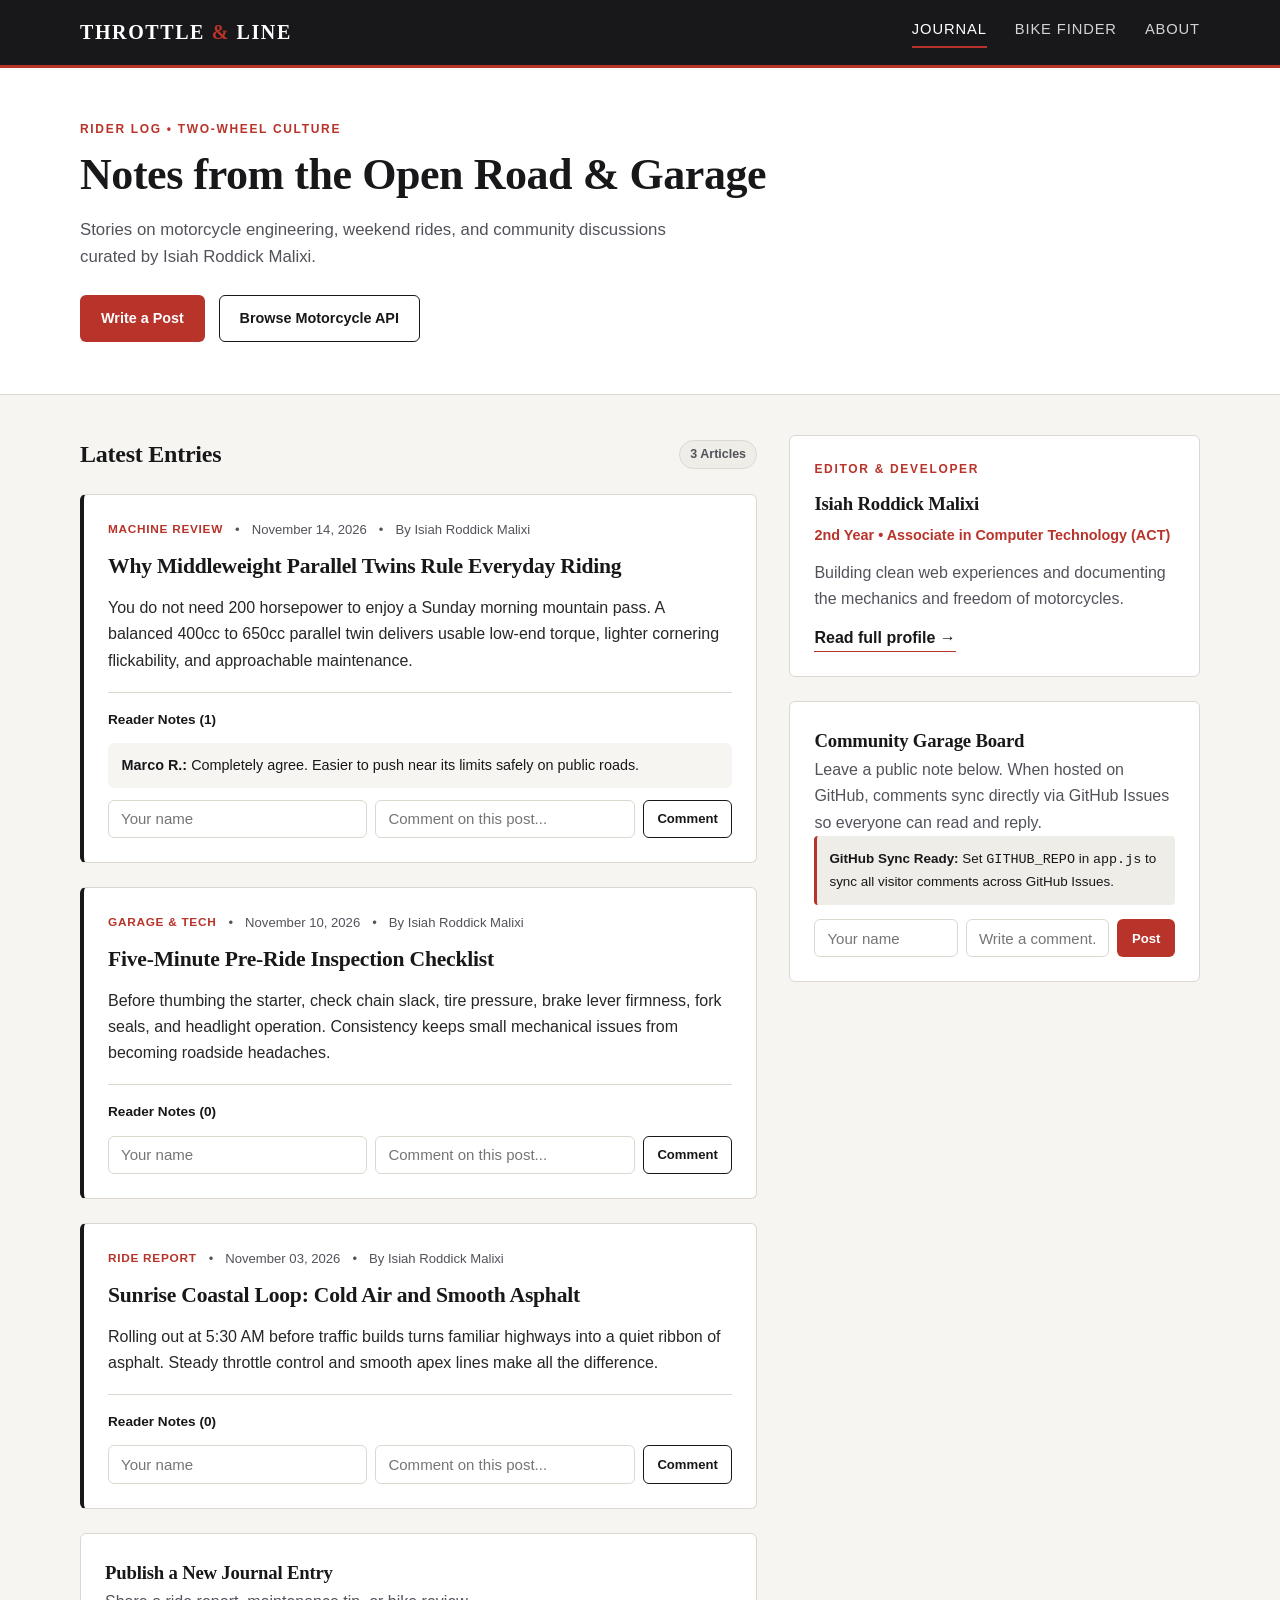
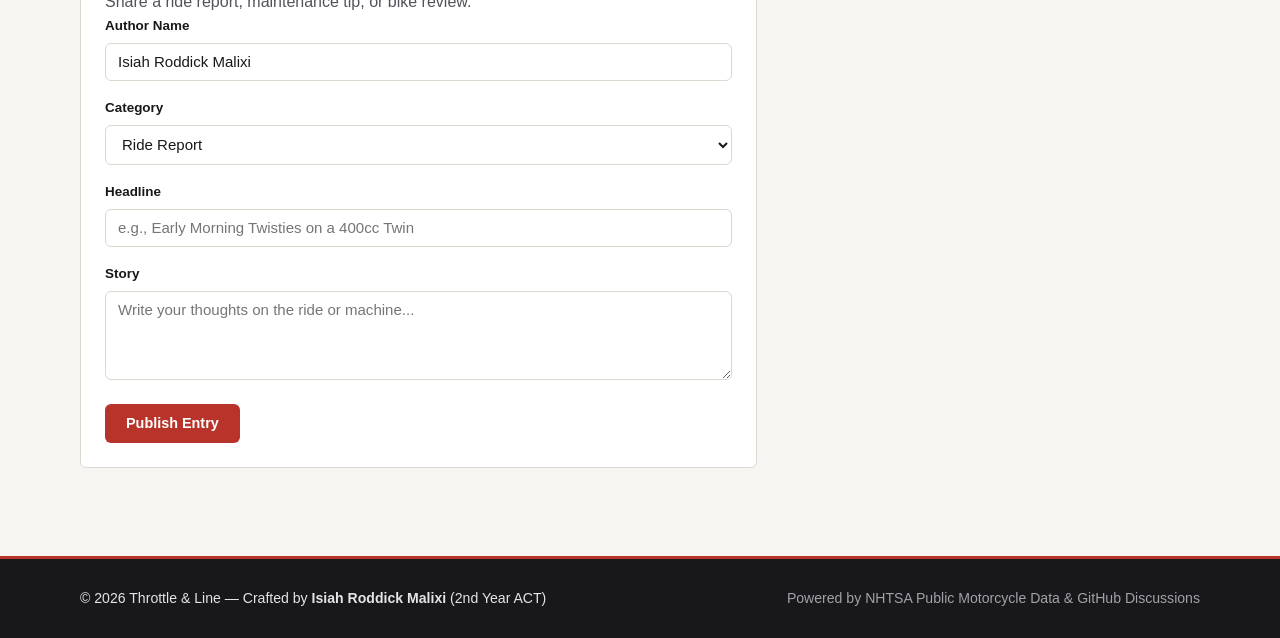
<file: index.html>
<!DOCTYPE html>
<html lang="en">
<head>
  <meta charset="UTF-8">
  <meta name="viewport" content="width=device-width, initial-scale=1.0">
  <title>Throttle &amp; Line | Motorcycle Journal</title>
  <link rel="stylesheet" href="style.css">
</head>
<body>
  <header class="site-header">
    <div class="container nav-wrap">
      <a href="index.html" class="brand">THROTTLE <span>&amp;</span> LINE</a>
      <nav class="site-nav">
        <a href="index.html" class="active">Journal</a>
        <a href="catalog.html">Bike Finder</a>
        <a href="about.html">About</a>
      </nav>
    </div>
  </header>

  <section class="hero">
    <div class="container">
      <p class="eyebrow">RIDER LOG &bull; TWO-WHEEL CULTURE</p>
      <h1>Notes from the Open Road &amp; Garage</h1>
      <p class="hero-sub">Stories on motorcycle engineering, weekend rides, and community discussions curated by Isiah Roddick Malixi.</p>
      <div class="hero-actions">
        <a href="#new-post" class="btn btn-primary">Write a Post</a>
        <a href="catalog.html" class="btn btn-outline">Browse Motorcycle API</a>
      </div>
    </div>
  </section>

  <main class="container main-grid">
    <section class="feed-section">
      <div class="section-head">
        <h2>Latest Entries</h2>
        <span class="badge" id="post-count">3 Articles</span>
      </div>

      <div id="posts-container" class="posts-list"></div>

      <div class="card composer-card" id="new-post">
        <h3>Publish a New Journal Entry</h3>
        <p class="muted">Share a ride report, maintenance tip, or bike review.</p>
        <form id="post-form" class="stack-form">
          <div class="form-row">
            <label for="post-author">Author Name</label>
            <input type="text" id="post-author" value="Isiah Roddick Malixi" required>
          </div>
          <div class="form-row">
            <label for="post-category">Category</label>
            <select id="post-category">
              <option value="Ride Report">Ride Report</option>
              <option value="Machine Review">Machine Review</option>
              <option value="Garage &amp; Tech">Garage &amp; Tech</option>
            </select>
          </div>
          <div class="form-row">
            <label for="post-title">Headline</label>
            <input type="text" id="post-title" placeholder="e.g., Early Morning Twisties on a 400cc Twin" required>
          </div>
          <div class="form-row">
            <label for="post-body">Story</label>
            <textarea id="post-body" rows="4" placeholder="Write your thoughts on the ride or machine..." required></textarea>
          </div>
          <button type="submit" class="btn btn-primary">Publish Entry</button>
        </form>
      </div>
    </section>

    <aside class="sidebar">
      <div class="card author-card">
        <p class="eyebrow">EDITOR &amp; DEVELOPER</p>
        <h3>Isiah Roddick Malixi</h3>
        <p class="role-tag">2nd Year &bull; Associate in Computer Technology (ACT)</p>
        <p class="muted">Building clean web experiences and documenting the mechanics and freedom of motorcycles.</p>
        <a href="about.html" class="text-link">Read full profile &rarr;</a>
      </div>

      <div class="card discussion-card">
        <h3>Community Garage Board</h3>
        <p class="muted">Leave a public note below. When hosted on GitHub, comments sync directly via GitHub Issues so everyone can read and reply.</p>
        <div id="github-comments-container" data-topic="journal-general"></div>
      </div>
    </aside>
  </main>

  <footer class="site-footer">
    <div class="container footer-inner">
      <p>&copy; 2026 Throttle &amp; Line &mdash; Crafted by <strong>Isiah Roddick Malixi</strong> (2nd Year ACT)</p>
      <p class="muted">Powered by NHTSA Public Motorcycle Data &amp; GitHub Discussions</p>
    </div>
  </footer>

  <script src="app.js"></script>
</body>
</html>
</file>
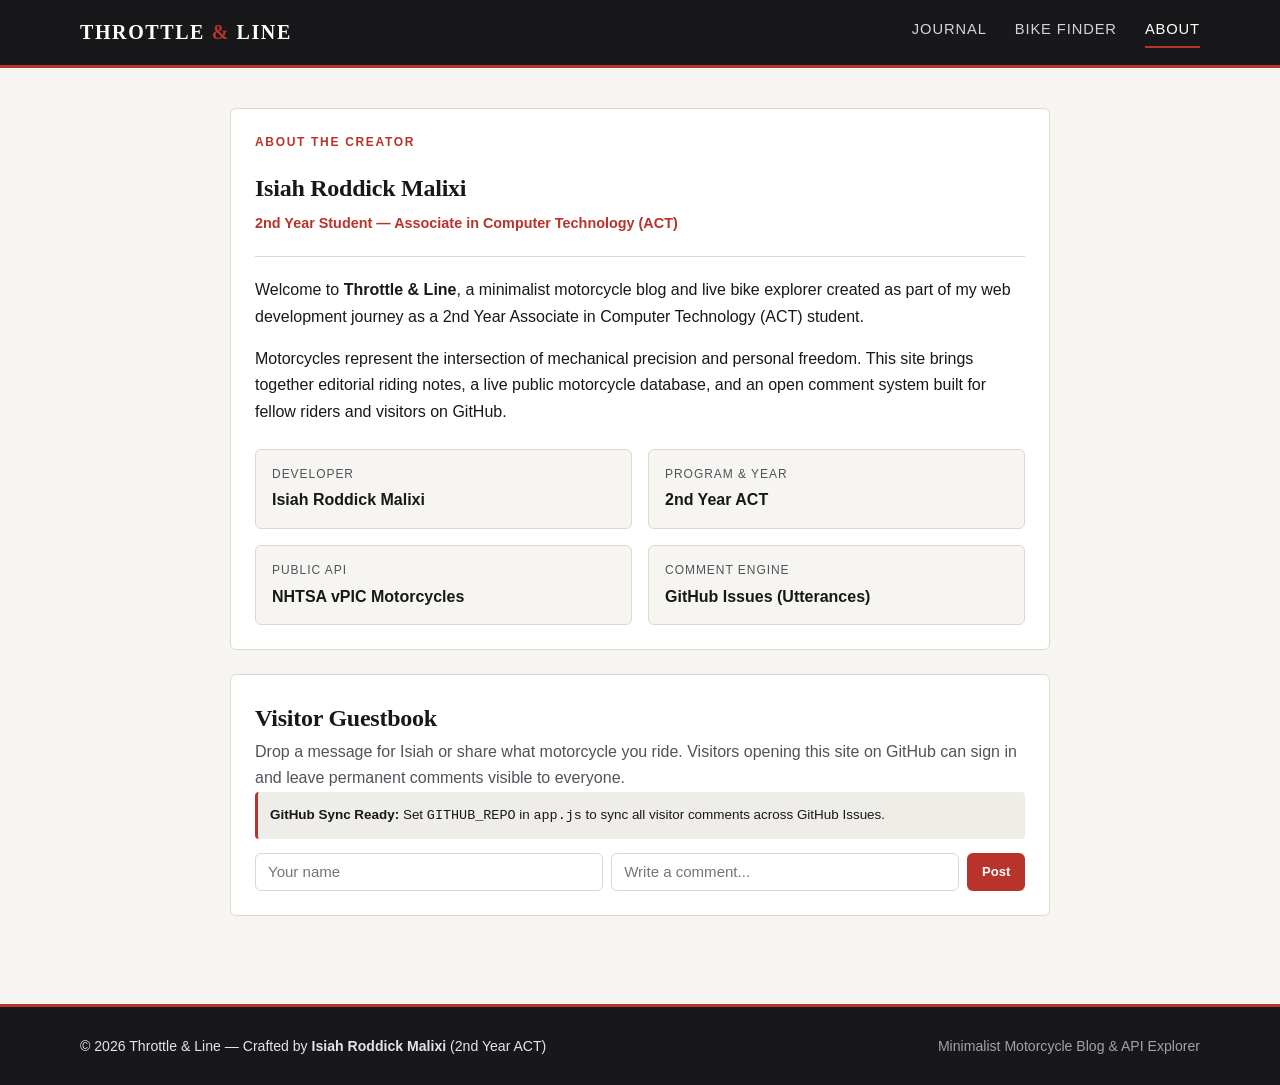
<file: about.html>
<!DOCTYPE html>
<html lang="en">
<head>
  <meta charset="UTF-8">
  <meta name="viewport" content="width=device-width, initial-scale=1.0">
  <title>About | Throttle &amp; Line</title>
  <link rel="stylesheet" href="style.css">
</head>
<body>
  <header class="site-header">
    <div class="container nav-wrap">
      <a href="index.html" class="brand">THROTTLE <span>&amp;</span> LINE</a>
      <nav class="site-nav">
        <a href="index.html">Journal</a>
        <a href="catalog.html">Bike Finder</a>
        <a href="about.html" class="active">About</a>
      </nav>
    </div>
  </header>

  <main class="container about-container">
    <section class="card about-hero-card">
      <p class="eyebrow">ABOUT THE CREATOR</p>
      <h1>Isiah Roddick Malixi</h1>
      <p class="role-tag">2nd Year Student &mdash; Associate in Computer Technology (ACT)</p>
      <hr class="divider">
      <p>Welcome to <strong>Throttle &amp; Line</strong>, a minimalist motorcycle blog and live bike explorer created as part of my web development journey as a 2nd Year Associate in Computer Technology (ACT) student.</p>
      <p>Motorcycles represent the intersection of mechanical precision and personal freedom. This site brings together editorial riding notes, a live public motorcycle database, and an open comment system built for fellow riders and visitors on GitHub.</p>

      <div class="info-grid">
        <div class="info-tile">
          <span class="tile-label">Developer</span>
          <strong>Isiah Roddick Malixi</strong>
        </div>
        <div class="info-tile">
          <span class="tile-label">Program &amp; Year</span>
          <strong>2nd Year ACT</strong>
        </div>
        <div class="info-tile">
          <span class="tile-label">Public API</span>
          <strong>NHTSA vPIC Motorcycles</strong>
        </div>
        <div class="info-tile">
          <span class="tile-label">Comment Engine</span>
          <strong>GitHub Issues (Utterances)</strong>
        </div>
      </div>
    </section>

    <section class="card">
      <h2>Visitor Guestbook</h2>
      <p class="muted">Drop a message for Isiah or share what motorcycle you ride. Visitors opening this site on GitHub can sign in and leave permanent comments visible to everyone.</p>
      <div id="github-comments-container" data-topic="about-guestbook"></div>
    </section>
  </main>

  <footer class="site-footer">
    <div class="container footer-inner">
      <p>&copy; 2026 Throttle &amp; Line &mdash; Crafted by <strong>Isiah Roddick Malixi</strong> (2nd Year ACT)</p>
      <p class="muted">Minimalist Motorcycle Blog &amp; API Explorer</p>
    </div>
  </footer>

  <script src="app.js"></script>
</body>
</html>
</file>
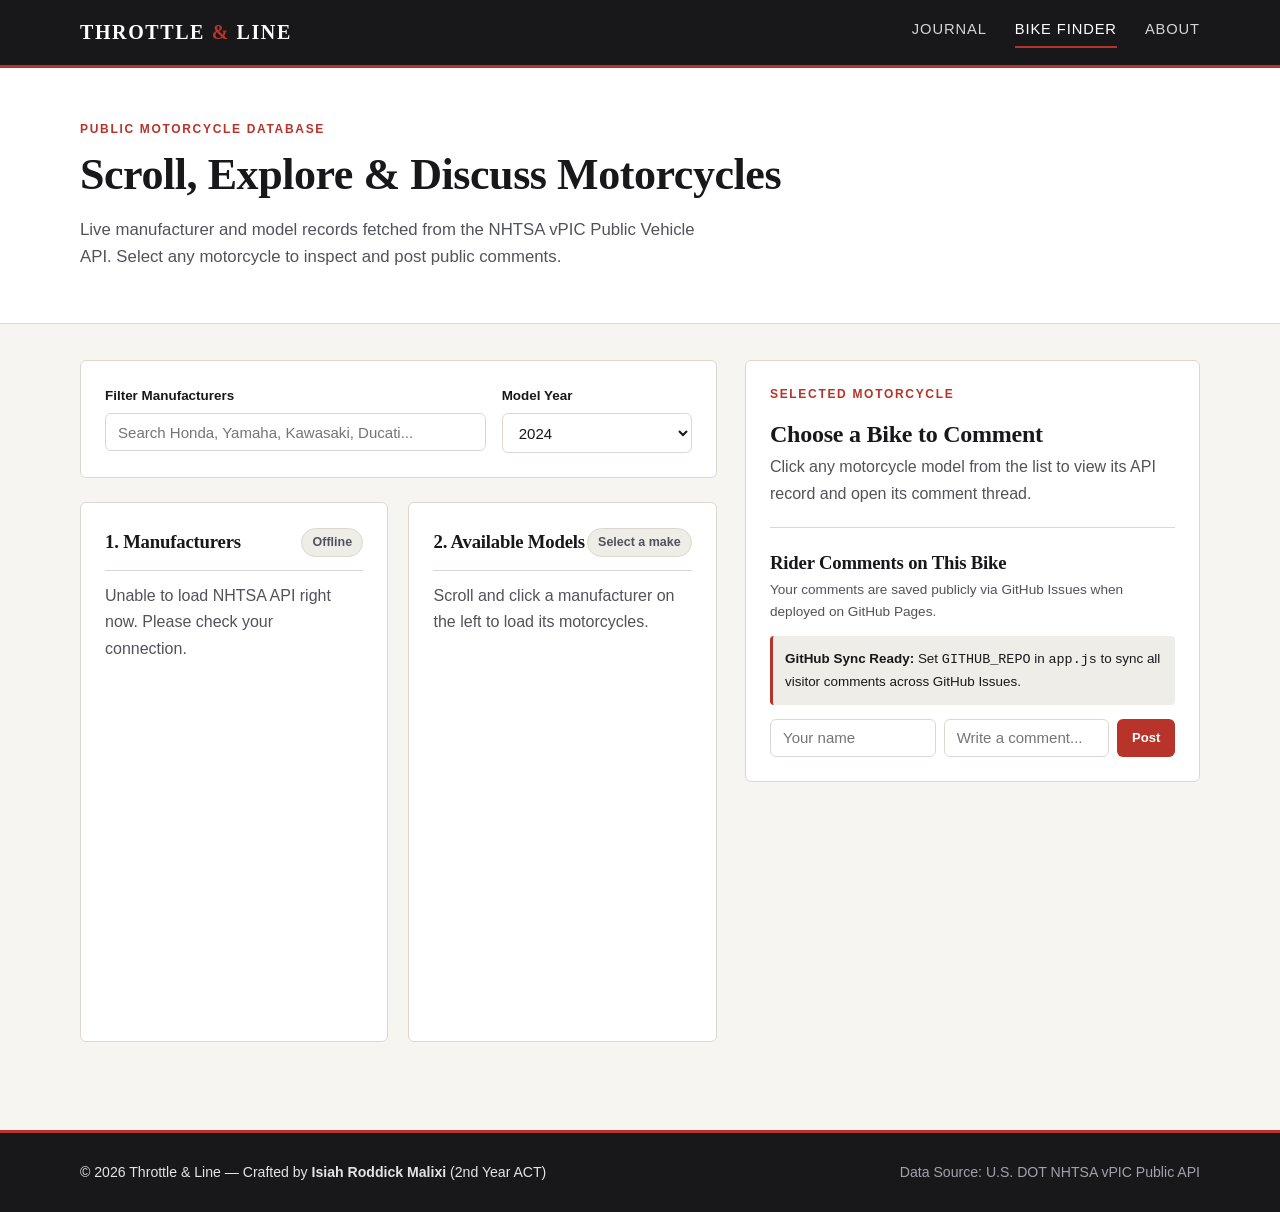
<file: catalog.html>
<!DOCTYPE html>
<html lang="en">
<head>
  <meta charset="UTF-8">
  <meta name="viewport" content="width=device-width, initial-scale=1.0">
  <title>Bike Finder | Throttle &amp; Line</title>
  <link rel="stylesheet" href="style.css">
</head>
<body>
  <header class="site-header">
    <div class="container nav-wrap">
      <a href="index.html" class="brand">THROTTLE <span>&amp;</span> LINE</a>
      <nav class="site-nav">
        <a href="index.html">Journal</a>
        <a href="catalog.html" class="active">Bike Finder</a>
        <a href="about.html">About</a>
      </nav>
    </div>
  </header>

  <section class="page-banner">
    <div class="container">
      <p class="eyebrow">PUBLIC MOTORCYCLE DATABASE</p>
      <h1>Scroll, Explore &amp; Discuss Motorcycles</h1>
      <p class="hero-sub">Live manufacturer and model records fetched from the NHTSA vPIC Public Vehicle API. Select any motorcycle to inspect and post public comments.</p>
    </div>
  </section>

  <main class="container catalog-layout">
    <section class="catalog-browser">
      <div class="card filter-bar">
        <div class="filter-group">
          <label for="make-search">Filter Manufacturers</label>
          <input type="text" id="make-search" placeholder="Search Honda, Yamaha, Kawasaki, Ducati...">
        </div>
        <div class="filter-group">
          <label for="model-year">Model Year</label>
          <select id="model-year">
            <option value="2026">2026</option>
            <option value="2025">2025</option>
            <option value="2024" selected>2024</option>
            <option value="2023">2023</option>
            <option value="2022">2022</option>
            <option value="2020">2020</option>
          </select>
        </div>
      </div>

      <div class="split-explorer">
        <div class="card scroll-panel">
          <div class="panel-header">
            <h3>1. Manufacturers</h3>
            <span id="make-count" class="badge">Loading...</span>
          </div>
          <div id="makes-scroll-list" class="scroll-list">
            <p class="muted">Connecting to NHTSA Motorcycle API...</p>
          </div>
        </div>

        <div class="card scroll-panel">
          <div class="panel-header">
            <h3 id="models-heading">2. Available Models</h3>
            <span id="model-count" class="badge">Select a make</span>
          </div>
          <div id="models-scroll-list" class="scroll-list">
            <p class="muted">Scroll and click a manufacturer on the left to load its motorcycles.</p>
          </div>
        </div>
      </div>
    </section>

    <aside class="bike-detail-panel">
      <div class="card sticky-detail">
        <p class="eyebrow">SELECTED MOTORCYCLE</p>
        <h2 id="selected-bike-title">Choose a Bike to Comment</h2>
        <p id="selected-bike-meta" class="muted">Click any motorcycle model from the list to view its API record and open its comment thread.</p>
        <div id="bike-specs-box" class="specs-box hidden"></div>

        <hr class="divider">

        <h3>Rider Comments on This Bike</h3>
        <p class="muted small-text">Your comments are saved publicly via GitHub Issues when deployed on GitHub Pages.</p>
        <div id="bike-comments-mount"></div>
      </div>
    </aside>
  </main>

  <footer class="site-footer">
    <div class="container footer-inner">
      <p>&copy; 2026 Throttle &amp; Line &mdash; Crafted by <strong>Isiah Roddick Malixi</strong> (2nd Year ACT)</p>
      <p class="muted">Data Source: U.S. DOT NHTSA vPIC Public API</p>
    </div>
  </footer>

  <script src="app.js"></script>
</body>
</html>
</file>
<file: style.css>
:root {
  --bg: #f6f5f2;
  --surface: #ffffff;
  --surface-alt: #efede8;
  --ink: #18181b;
  --muted: #52525b;
  --border: #dcd8d0;
  --accent: #b8332a;
  --accent-dark: #8f241d;
  --radius: 6px;
}

* {
  box-sizing: border-box;
  margin: 0;
  padding: 0;
}

body {
  font-family: -apple-system, BlinkMacSystemFont, "Segoe UI", Roboto, Helvetica, Arial, sans-serif;
  background-color: var(--bg);
  color: var(--ink);
  line-height: 1.65;
  font-size: 16px;
}

h1, h2, h3, .brand {
  font-family: Georgia, "Times New Roman", Times, serif;
  font-weight: 700;
  letter-spacing: -0.01em;
  color: var(--ink);
}

.container {
  width: 92%;
  max-width: 1120px;
  margin: 0 auto;
}

.site-header {
  background: var(--ink);
  color: #ffffff;
  border-bottom: 3px solid var(--accent);
  position: sticky;
  top: 0;
  z-index: 50;
}

.nav-wrap {
  display: flex;
  justify-content: space-between;
  align-items: center;
  padding: 1rem 0;
}

.brand {
  color: #ffffff;
  text-decoration: none;
  font-size: 1.25rem;
  letter-spacing: 0.08em;
}

.brand span {
  color: var(--accent);
}

.site-nav {
  display: flex;
  gap: 1.75rem;
}

.site-nav a {
  color: #d4d4d8;
  text-decoration: none;
  font-size: 0.92rem;
  text-transform: uppercase;
  letter-spacing: 0.06em;
  padding-bottom: 0.25rem;
  border-bottom: 2px solid transparent;
  transition: color 0.2s ease, border-color 0.2s ease;
}

.site-nav a:hover,
.site-nav a.active {
  color: #ffffff;
  border-bottom-color: var(--accent);
}

.hero,
.page-banner {
  background: var(--surface);
  border-bottom: 1px solid var(--border);
  padding: 3.25rem 0;
}

.eyebrow {
  font-size: 0.75rem;
  font-weight: 700;
  letter-spacing: 0.14em;
  color: var(--accent);
  text-transform: uppercase;
  margin-bottom: 0.6rem;
}

.hero h1,
.page-banner h1 {
  font-size: clamp(1.9rem, 3.5vw, 2.75rem);
  line-height: 1.2;
  margin-bottom: 0.85rem;
}

.hero-sub {
  max-width: 640px;
  color: var(--muted);
  font-size: 1.05rem;
}

.hero-actions {
  margin-top: 1.5rem;
  display: flex;
  gap: 0.85rem;
  flex-wrap: wrap;
}

.btn {
  display: inline-block;
  padding: 0.65rem 1.25rem;
  border-radius: var(--radius);
  font-size: 0.9rem;
  font-weight: 600;
  text-decoration: none;
  cursor: pointer;
  border: 1px solid transparent;
  transition: background 0.2s ease, color 0.2s ease;
}

.btn-primary {
  background: var(--accent);
  color: #ffffff;
}

.btn-primary:hover {
  background: var(--accent-dark);
}

.btn-outline {
  background: transparent;
  border-color: var(--ink);
  color: var(--ink);
}

.btn-outline:hover {
  background: var(--ink);
  color: #ffffff;
}

.btn-sm {
  padding: 0.4rem 0.85rem;
  font-size: 0.82rem;
}

.main-grid {
  display: grid;
  grid-template-columns: 1.65fr 1fr;
  gap: 2rem;
  padding: 2.5rem 0 4rem;
}

.section-head {
  display: flex;
  justify-content: space-between;
  align-items: center;
  margin-bottom: 1.25rem;
}

.badge {
  background: var(--surface-alt);
  border: 1px solid var(--border);
  padding: 0.2rem 0.65rem;
  border-radius: 999px;
  font-size: 0.78rem;
  font-weight: 600;
  color: var(--muted);
}

.card {
  background: var(--surface);
  border: 1px solid var(--border);
  border-radius: var(--radius);
  padding: 1.5rem;
  margin-bottom: 1.5rem;
}

.post-card {
  border-left: 4px solid var(--ink);
  transition: border-color 0.2s ease;
}

.post-card:hover {
  border-left-color: var(--accent);
}

.post-meta {
  display: flex;
  gap: 0.75rem;
  align-items: center;
  font-size: 0.82rem;
  color: var(--muted);
  margin-bottom: 0.5rem;
}

.post-tag {
  color: var(--accent);
  font-weight: 700;
  text-transform: uppercase;
  font-size: 0.74rem;
  letter-spacing: 0.06em;
}

.post-card h3 {
  font-size: 1.35rem;
  margin-bottom: 0.65rem;
}

.post-body {
  color: #27272a;
  margin-bottom: 1.1rem;
}

.post-comments {
  margin-top: 1rem;
  padding-top: 1rem;
  border-top: 1px solid var(--border);
}

.comment-item {
  background: var(--bg);
  padding: 0.65rem 0.85rem;
  border-radius: var(--radius);
  margin-bottom: 0.55rem;
  font-size: 0.9rem;
}

.comment-item strong {
  color: var(--ink);
}

.comment-item span {
  font-size: 0.78rem;
  color: var(--muted);
  margin-left: 0.4rem;
}

.inline-comment-form {
  display: flex;
  gap: 0.5rem;
  margin-top: 0.75rem;
  flex-wrap: wrap;
}

.inline-comment-form input {
  flex: 1;
  min-width: 130px;
}

.stack-form .form-row {
  margin-bottom: 1rem;
}

label {
  display: block;
  font-size: 0.84rem;
  font-weight: 600;
  margin-bottom: 0.35rem;
  color: var(--ink);
}

input[type="text"],
select,
textarea {
  width: 100%;
  padding: 0.6rem 0.75rem;
  border: 1px solid var(--border);
  border-radius: var(--radius);
  font-family: inherit;
  font-size: 0.94rem;
  background: #ffffff;
  color: var(--ink);
}

input:focus,
select:focus,
textarea:focus {
  outline: none;
  border-color: var(--accent);
}

.role-tag {
  font-weight: 600;
  color: var(--accent);
  font-size: 0.9rem;
  margin: 0.25rem 0 0.75rem;
}

.muted {
  color: var(--muted);
}

.small-text {
  font-size: 0.85rem;
  margin-bottom: 0.75rem;
}

.text-link {
  display: inline-block;
  margin-top: 0.75rem;
  color: var(--ink);
  font-weight: 600;
  text-decoration: none;
  border-bottom: 1px solid var(--accent);
}

.catalog-layout {
  display: grid;
  grid-template-columns: 1.4fr 1fr;
  gap: 1.75rem;
  padding: 2.25rem 0 4rem;
}

.filter-bar {
  display: grid;
  grid-template-columns: 2fr 1fr;
  gap: 1rem;
}

.split-explorer {
  display: grid;
  grid-template-columns: 1fr 1fr;
  gap: 1.25rem;
}

.scroll-panel {
  display: flex;
  flex-direction: column;
  height: 540px;
}

.panel-header {
  display: flex;
  justify-content: space-between;
  align-items: center;
  padding-bottom: 0.75rem;
  border-bottom: 1px solid var(--border);
  margin-bottom: 0.75rem;
}

.scroll-list {
  overflow-y: auto;
  flex: 1;
  padding-right: 0.35rem;
}

.list-item-btn {
  width: 100%;
  text-align: left;
  background: var(--bg);
  border: 1px solid var(--border);
  border-radius: var(--radius);
  padding: 0.7rem 0.85rem;
  margin-bottom: 0.5rem;
  cursor: pointer;
  font-family: inherit;
  font-size: 0.92rem;
  color: var(--ink);
  display: flex;
  justify-content: space-between;
  align-items: center;
  transition: all 0.15s ease;
}

.list-item-btn:hover {
  border-color: var(--ink);
  background: #ffffff;
}

.list-item-btn.selected {
  background: var(--ink);
  color: #ffffff;
  border-color: var(--ink);
}

.sticky-detail {
  position: sticky;
  top: 5.25rem;
}

.specs-box {
  background: var(--bg);
  border: 1px solid var(--border);
  border-radius: var(--radius);
  padding: 0.9rem;
  margin-top: 1rem;
  font-size: 0.9rem;
}

.specs-box p {
  margin-bottom: 0.35rem;
}

.hidden {
  display: none;
}

.divider {
  border: 0;
  border-top: 1px solid var(--border);
  margin: 1.25rem 0;
}

.about-container {
  max-width: 820px;
  padding: 2.5rem 0 4rem;
}

.about-hero-card p {
  margin-bottom: 1rem;
}

.info-grid {
  display: grid;
  grid-template-columns: repeat(2, 1fr);
  gap: 1rem;
  margin-top: 1.5rem;
}

.info-tile {
  background: var(--bg);
  border: 1px solid var(--border);
  border-radius: var(--radius);
  padding: 0.9rem 1rem;
}

.tile-label {
  display: block;
  font-size: 0.75rem;
  text-transform: uppercase;
  letter-spacing: 0.08em;
  color: var(--muted);
  margin-bottom: 0.2rem;
}

.site-footer {
  background: var(--ink);
  color: #e4e4e7;
  padding: 1.75rem 0;
  border-top: 3px solid var(--accent);
  font-size: 0.88rem;
}

.footer-inner {
  display: flex;
  justify-content: space-between;
  align-items: center;
  flex-wrap: wrap;
  gap: 0.75rem;
}

.site-footer .muted {
  color: #a1a1aa;
}

.setup-notice {
  background: var(--surface-alt);
  border-left: 3px solid var(--accent);
  padding: 0.75rem;
  font-size: 0.84rem;
  margin-bottom: 0.85rem;
  border-radius: 4px;
}

@media (max-width: 860px) {
  .main-grid,
  .catalog-layout,
  .split-explorer,
  .filter-bar,
  .info-grid {
    grid-template-columns: 1fr;
  }

  .scroll-panel {
    height: 360px;
  }
}
</file>
